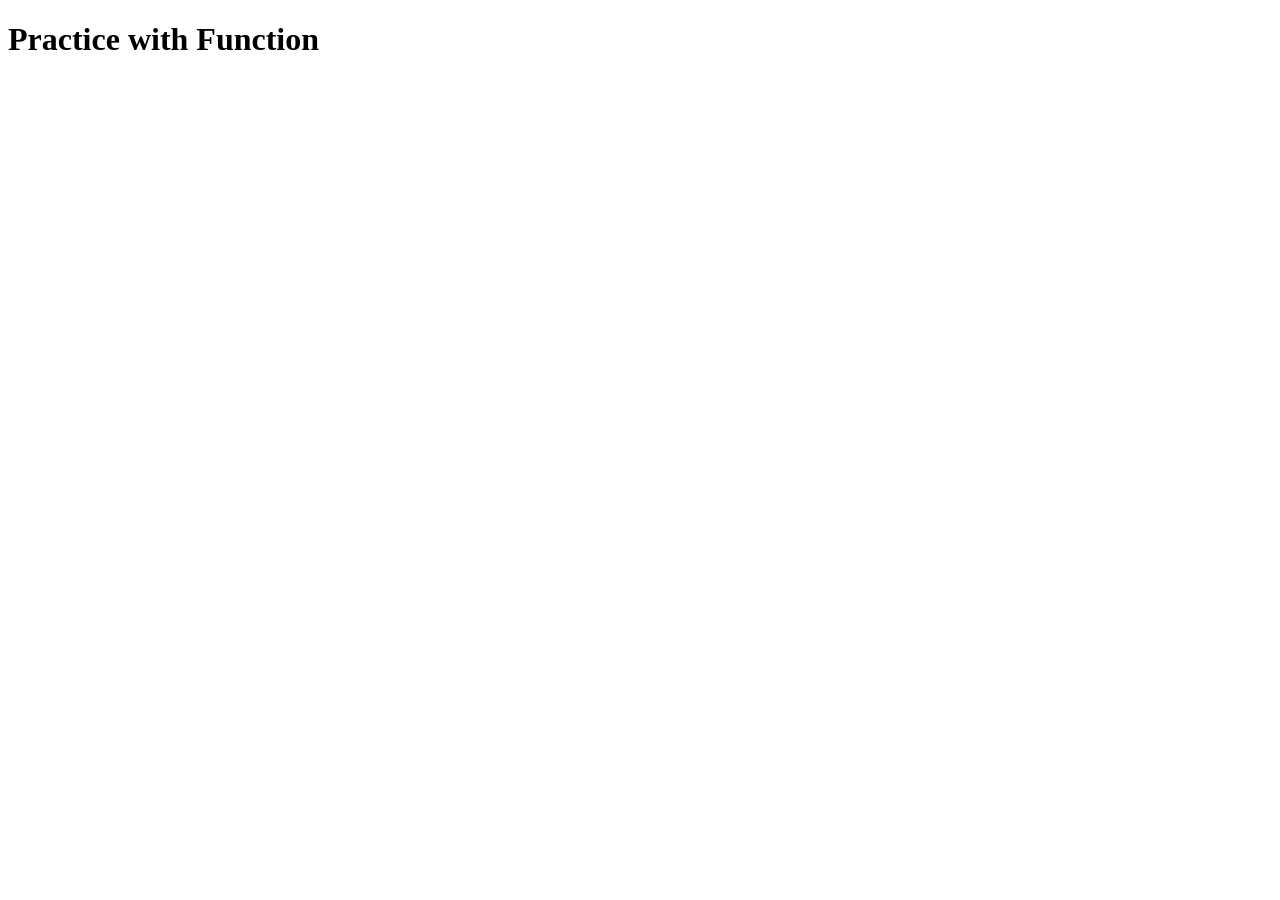
<file: fronted - developer/19 javascript in depth 3/practice with function/index.html>
<!DOCTYPE html>
<html lang="en">
<head>
    <meta charset="UTF-8">
    <meta name="viewport" content="width=device-width, initial-scale=1.0">
    <title>Document</title>
</head>
<body>
    <h1>Practice with Function</h1>
    <script src="script.js"></script>
</body>
</html>
</file>
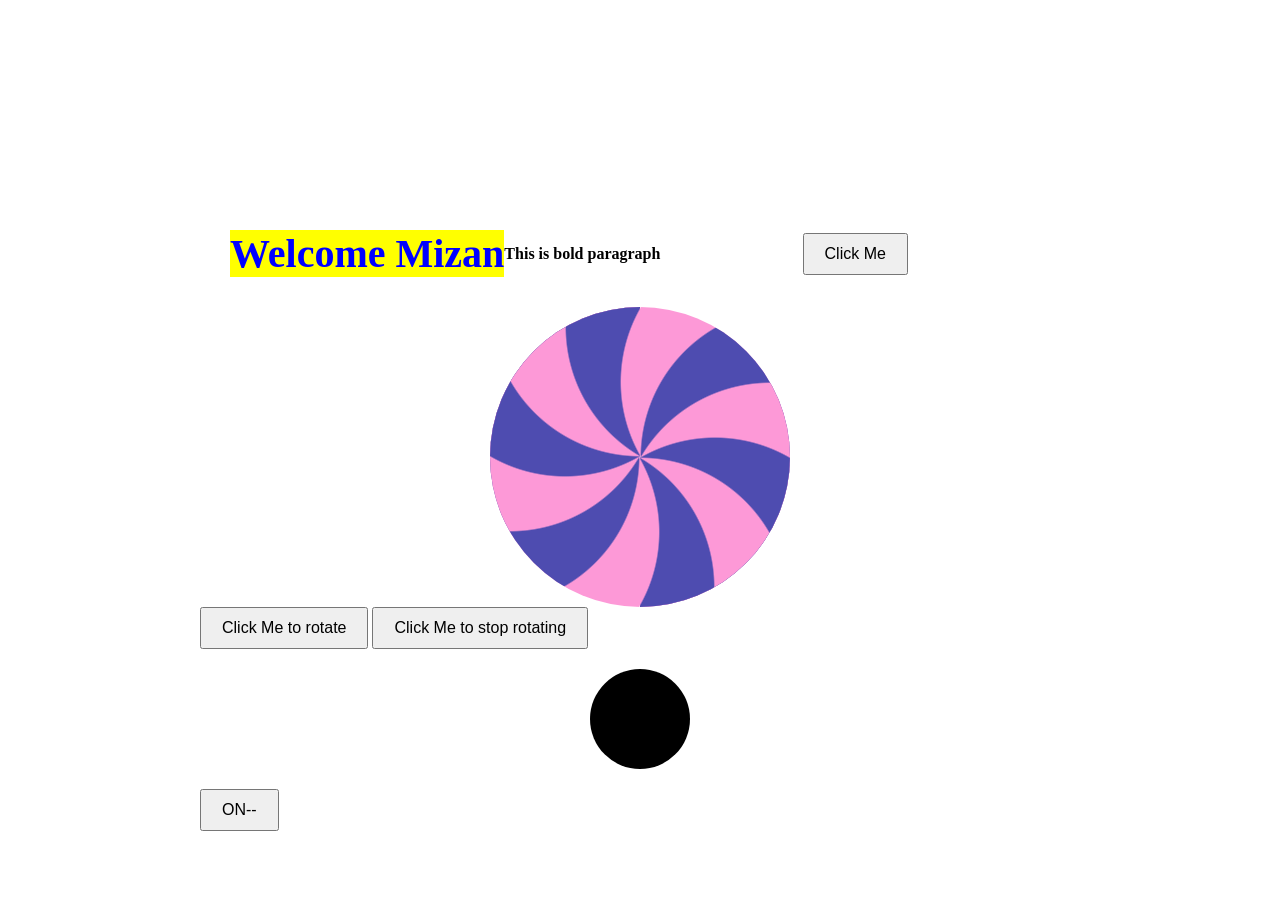
<file: fronted - developer/21 introduction to DOM/intro dom/index.html>
<!DOCTYPE html>
<html lang="en">
<head>
    <meta charset="UTF-8">
    <meta name="viewport" content="width=device-width, initial-scale=1.0">
    <title>Introduction on Dom </title>
    <link rel="stylesheet" href="style.css">
</head>
<body>
    <div class="bod"><h1 id="title">Hello Mizan</h1>
    <p class="text">This is paragraph</p>
    <button id="btn">Click Me</button>
    </div>
    <div class="lollipop"></div>
    <button id="rotateBtn">Click Me to rotate</button>
    <button id="stopRotateBtn">Click Me to stop rotating</button>
    <section>
        <div class="light">
            <div class="bulb"></div>
            <div class="switch">
                <div class="switch button">
                    <button>ON--</button>
                </div>
            </div>
        </div>
    </section>


    <script src="script.js"></script>
</body>
</html>
</file>
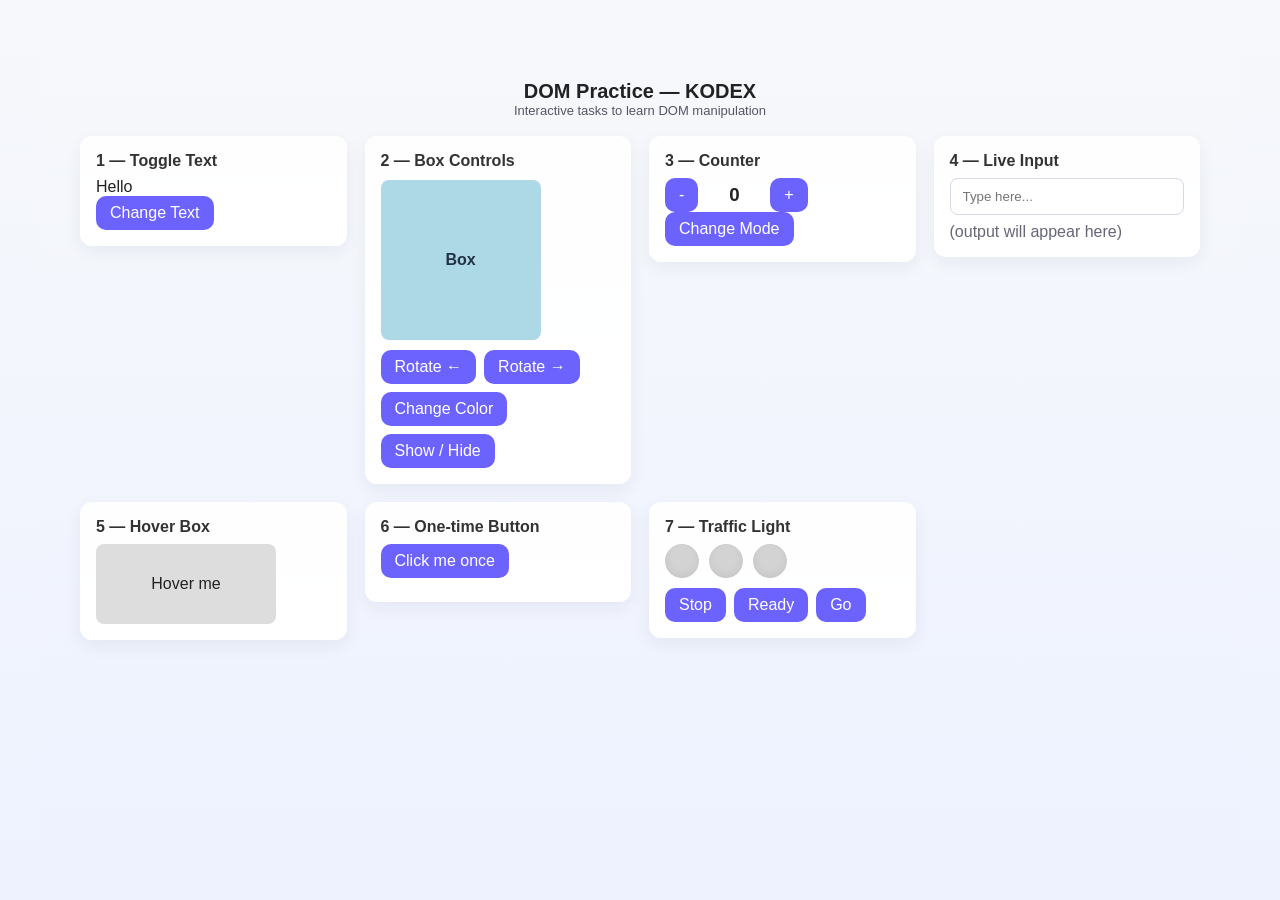
<file: fronted - developer/21 introduction to DOM/pratice/index.html>
<!DOCTYPE html>
<html lang="en">
<head>
    <meta charset="UTF-8">
    <meta name="viewport" content="width=device-width, initial-scale=1.0">
    <title>practice in DOM</title>
    <link rel="stylesheet" href="style.css">
</head>
<body>
    <header class="site-header">
        <h1>DOM Practice — KODEX</h1>
        <p class="sub">Interactive tasks to learn DOM manipulation</p>
    </header>

    <main class="container">
        <section class="card" id="task1">
            <h2>1 — Toggle Text</h2>
            <p id="textElement">Hello</p>
            <button id="changeBtn" class="btn">Change Text</button>
        </section>

        <section class="card" id="task2">
            <h2>2 — Box Controls</h2>
            <div class="box" id="mainBox">Box</div>
            <div class="row">
                <button id="rotateLeftBtn" class="btn">Rotate ←</button>
                <button id="rotateRightBtn" class="btn">Rotate →</button>
                <button id="changeBoxColorBtn" class="btn">Change Color</button>
                <button id="toggleBoxBtn" class="btn">Show / Hide</button>
            </div>
        </section>

        <section class="card" id="task5">
            <h2>3 — Counter</h2>
            <div class="counter">
                <button id="decreaseBtn" class="btn">-</button>
                <h3 id="numberDisplay">0</h3>
                <button id="increaseBtn" class="btn">+</button>
            </div>
            <button id="changeModeBtn" class="btn">Change Mode</button>
        </section>

        <section class="card" id="task7">
            <h2>4 — Live Input</h2>
            <input id="inputBox" class="input" placeholder="Type here...">
            <p id="displayText" class="muted">(output will appear here)</p>
        </section>

        <section class="card" id="task8">
            <h2>5 — Hover Box</h2>
            <div id="hoverBox" class="hover-box">Hover me</div>
        </section>

        <section class="card" id="task9">
            <h2>6 — One-time Button</h2>
            <button id="onceBtn" class="btn">Click me once</button>
            <p id="onceText" class="muted"></p>
        </section>

        <section class="card" id="task10">
            <h2>7 — Traffic Light</h2>
            <div class="traffic">
                <div id="redLight" class="light"></div>
                <div id="yellowLight" class="light"></div>
                <div id="greenLight" class="light"></div>
            </div>
            <div class="row">
                <button id="stopBtn" class="btn">Stop</button>
                <button id="readyBtn" class="btn">Ready</button>
                <button id="goBtn" class="btn">Go</button>
            </div>
        </section>
    </main>




    <script src="script.js"></script>
</body>
</html>
</file>
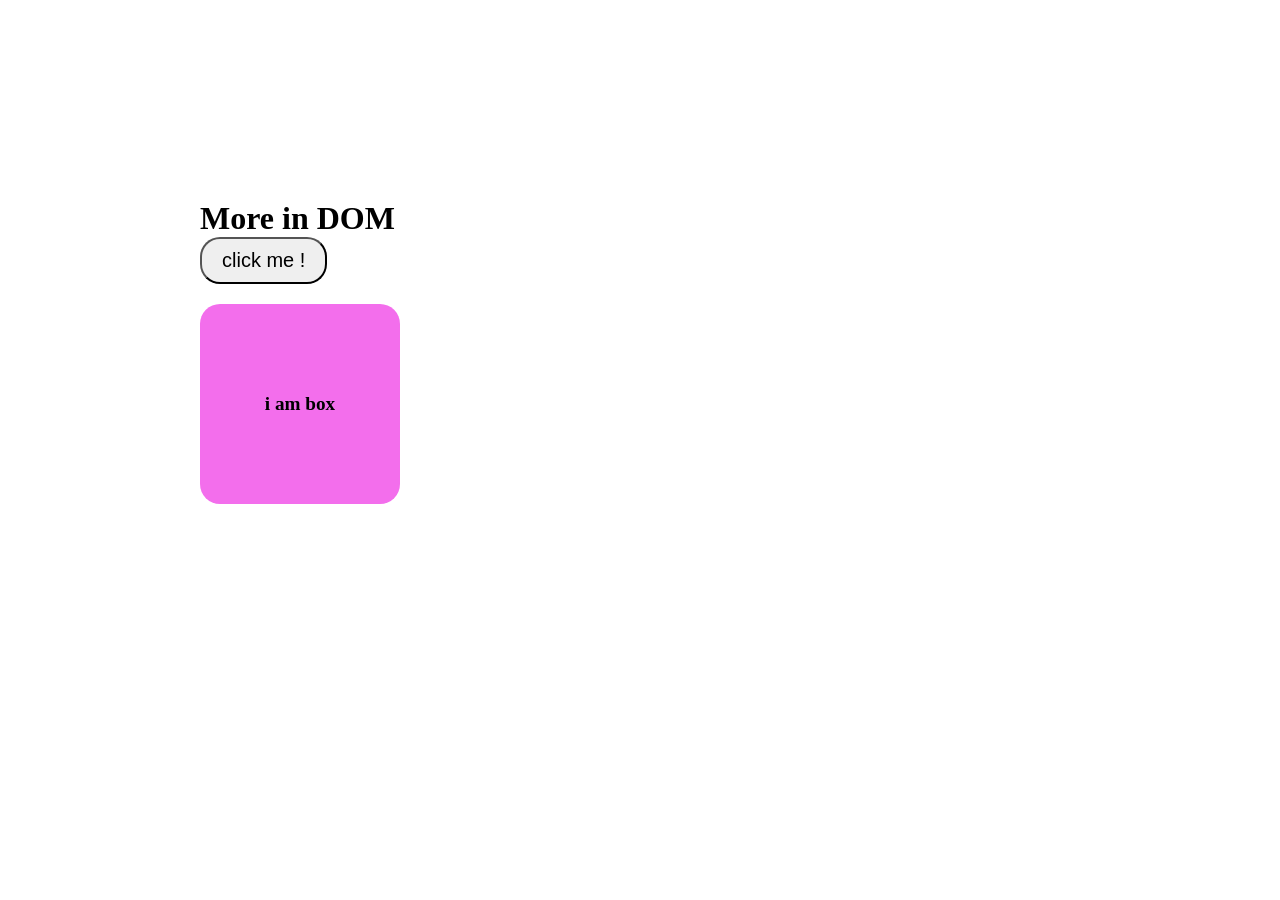
<file: fronted - developer/22 more in DOM/more in DOM/index.html>
<!DOCTYPE html>
<html lang="en">
<head>
    <meta charset="UTF-8">
    <meta name="viewport" content="width=device-width, initial-scale=1.0">
    <title>More in DOM</title>
    <link rel="stylesheet" href="style.css">
</head>
<body>
    <h1>More in DOM</h1>
    <button>click me !</button>
    <div class="box"> i am box </div>

    <script src="script.js"></script>
</body>
</html>
</file>
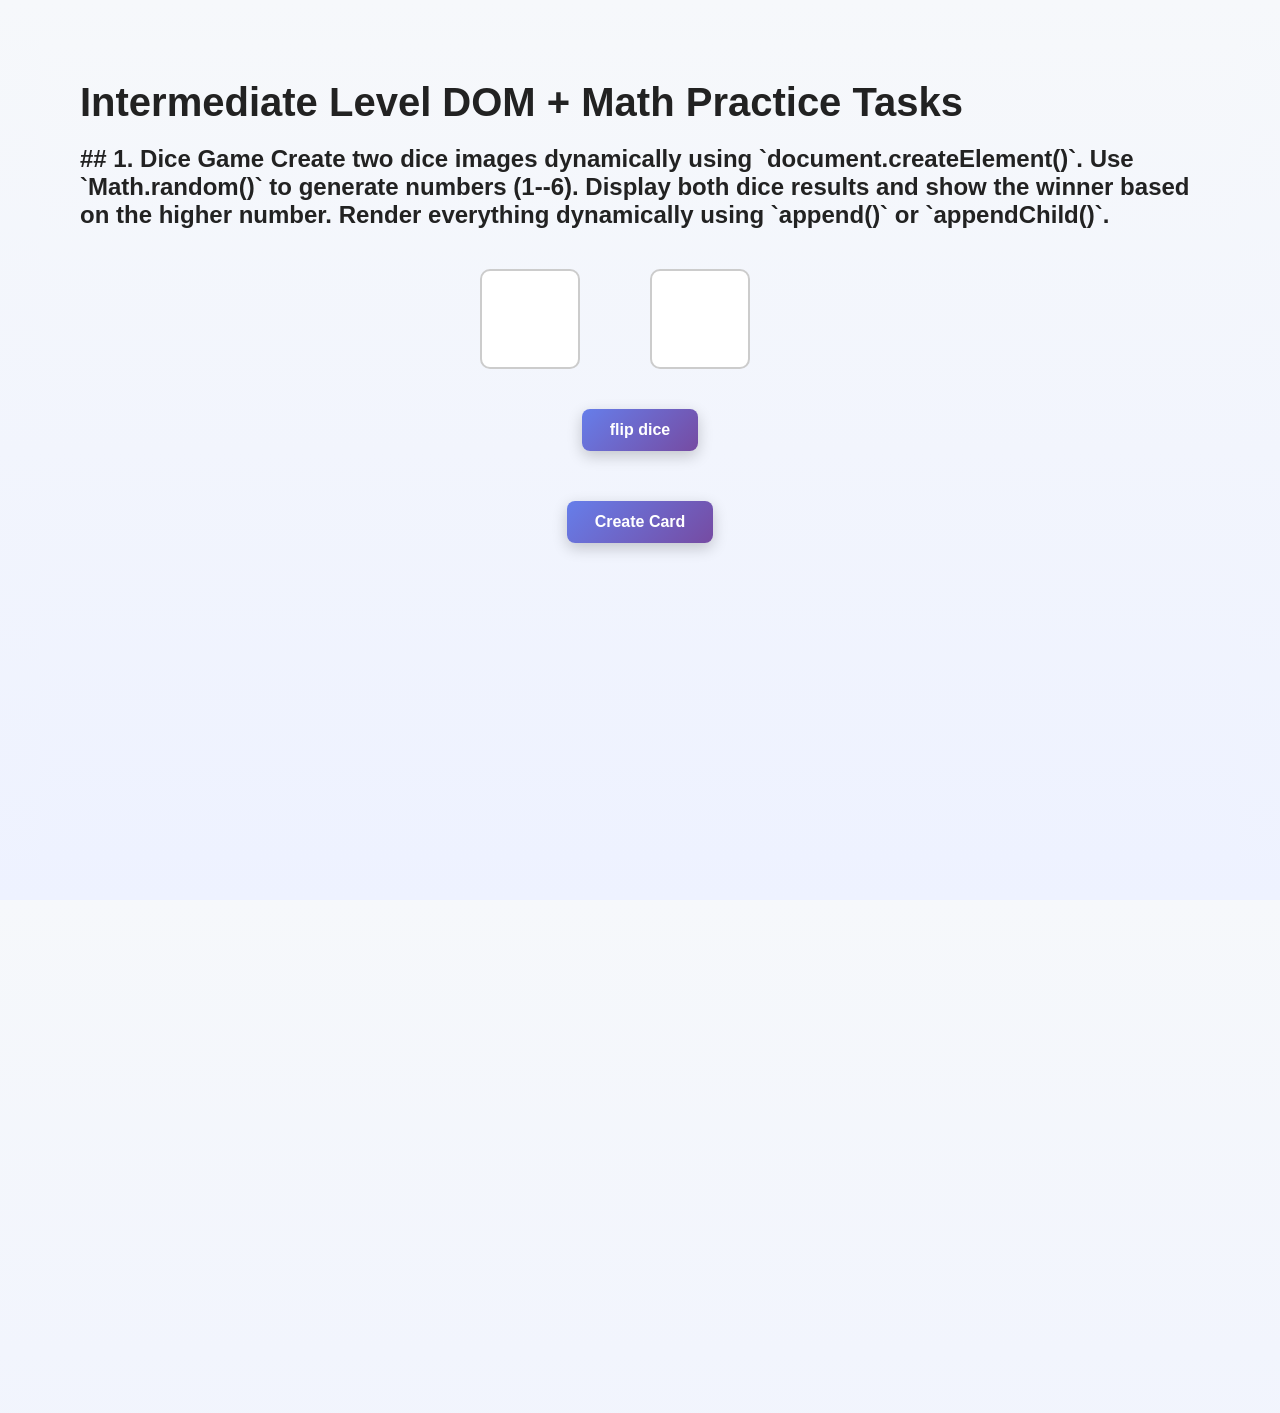
<file: fronted - developer/22 more in DOM/practice/index.html>
<!DOCTYPE html>
<html lang="en">

<head>
    <meta charset="UTF-8">
    <meta name="viewport" content="width=device-width, initial-scale=1.0">
    <title>Intermediate Level DOM + Math Practice Tasks
    </title>
    <link rel="stylesheet" href="style.css">
</head>

<body>
    <main>
        <h1>Intermediate Level DOM + Math Practice Tasks</h1>
        <div class="task">
            <h2>## 1. Dice Game

                Create two dice images dynamically using `document.createElement()`. Use
                `Math.random()` to generate numbers (1--6). Display both dice results
                and show the winner based on the higher number. Render everything
                dynamically using `append()` or `appendChild()`.
            </h2>
            <div id="task1">
                <div id="player" class="dice"></div>
                <div id="computer" class="dice"></div>
                <div id="result"></div>
            </div>
            <button id="flipButton"  class="cool-btn">flip dice</button>
        </div>


        <div id="cardContainer"></div>
        <button id="cardBtn" class="cool-btn">Create Card</button>

        
    </main>


    <script src="script.js"></script>
</body>

</html>
</file>
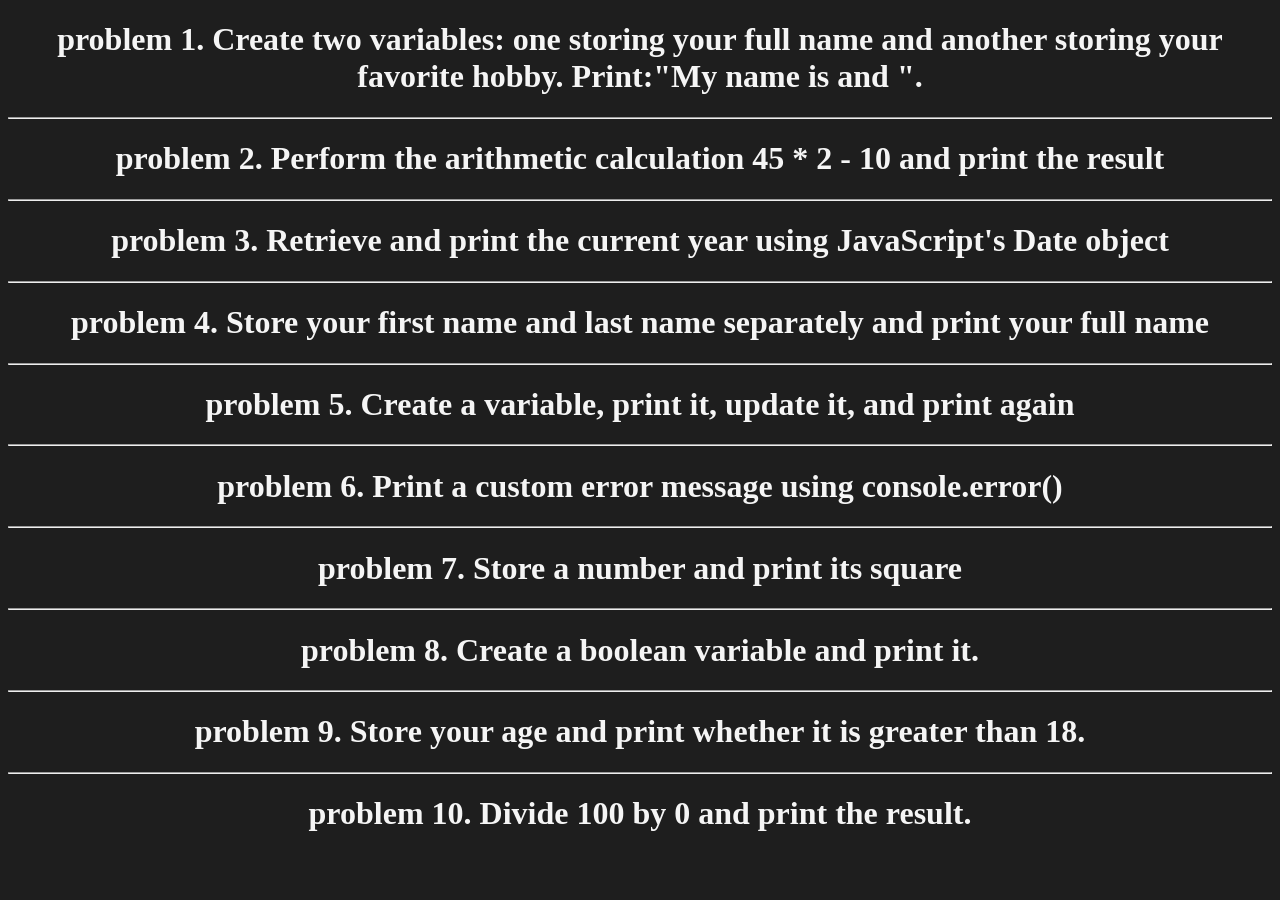
<file: fronted - developer/15 more in js/practice question/problem 1-10/index.html>
<!DOCTYPE html>
<html lang="en">

<head>
    <meta charset="UTF-8">
    <meta name="viewport" content="width=device-width, initial-scale=1.0">
    <title>Document</title>
    <style>
        body{
            background-color: #1e1e1e;
            color: whitesmoke;
        }
        h1{
            text-align: center;
        }

    </style>
</head>

<body>
    <h1> problem 1. Create two variables: one storing your full name and another storing your favorite hobby. 
        Print:"My name is and ".
    </h1>
    <hr>
    <h1>problem 2. Perform the arithmetic calculation 45 * 2 - 10 and print the result</h1>
    <hr>
    <h1>problem 3. Retrieve and print the current year using JavaScript's Date object</h1>
    <hr>
    <h1>problem 4. Store your first name and last name separately and print your full name</h1>
    <hr>
    <h1>problem 5. Create a variable, print it, update it, and print again</h1>
    <hr>
    <h1>problem 6. Print a custom error message using console.error()</h1>
    <hr>
    <h1>problem 7. Store a number and print its square</h1>
    <hr>
    <h1>problem 8. Create a boolean variable and print it.</h1>
    <hr>
    <h1>problem 9. Store your age and print whether it is greater than 18.</h1>
    <hr>
    <h1>problem 10. Divide 100 by 0 and print the result.</h1>



    <script src="script.js"></script>
</body>

</html>
</file>
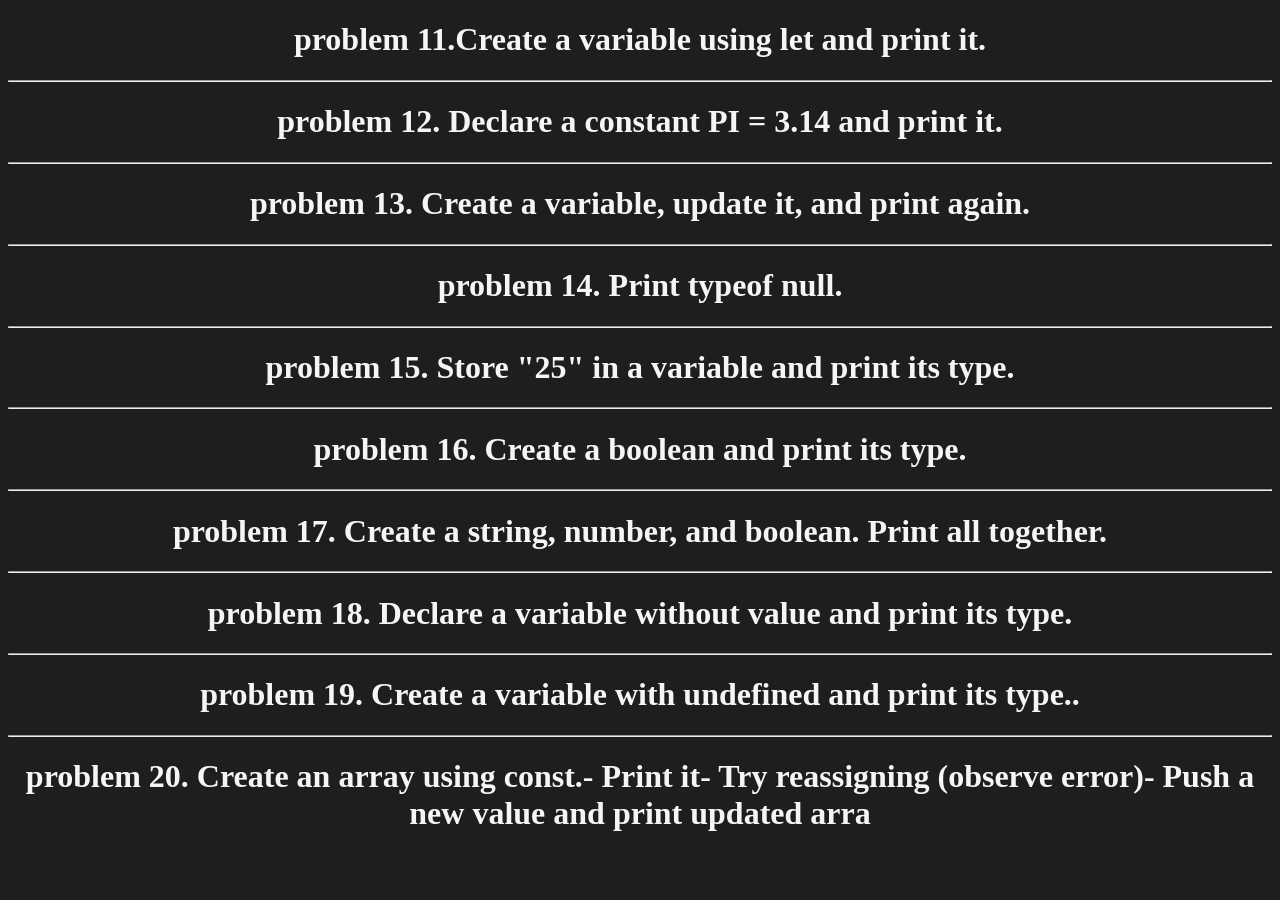
<file: fronted - developer/15 more in js/practice question/problem 11 - 20/index.html>
<!DOCTYPE html>
<html lang="en">
<head>
    <meta charset="UTF-8">
    <meta name="viewport" content="width=device-width, initial-scale=1.0">
    <title>Document</title>
     <style>
        body{
            background-color: #1e1e1e;
            color: whitesmoke;
        }
        h1{
            text-align: center;
        }

    </style>   
</head>
<body>
    <h1> problem 11.Create a variable using let and print it.</h1>
    <hr>
    <h1>problem 12. Declare a constant PI = 3.14 and print it.</h1>
    <hr>
    <h1>problem 13. Create a variable, update it, and print again.</h1>
    <hr>
    <h1>problem 14. Print typeof null.</h1>
    <hr>
    <h1>problem 15. Store "25" in a variable and print its type.</h1>
    <hr>
    <h1>problem 16. Create a boolean and print its type.</h1>
    <hr>
    <h1>problem 17. Create a string, number, and boolean. Print all together.</h1>
    <hr>
    <h1>problem 18. Declare a variable without value and print its type.</h1>
    <hr>
    <h1>problem 19. Create a variable with undefined and print its type..</h1>
    <hr>
    <h1>problem 20. Create an array using const.- Print it- Try reassigning (observe error)- Push a new value and print updated arra</h1>
    <script src="script.js"></script>
</body>
</html>
</file>
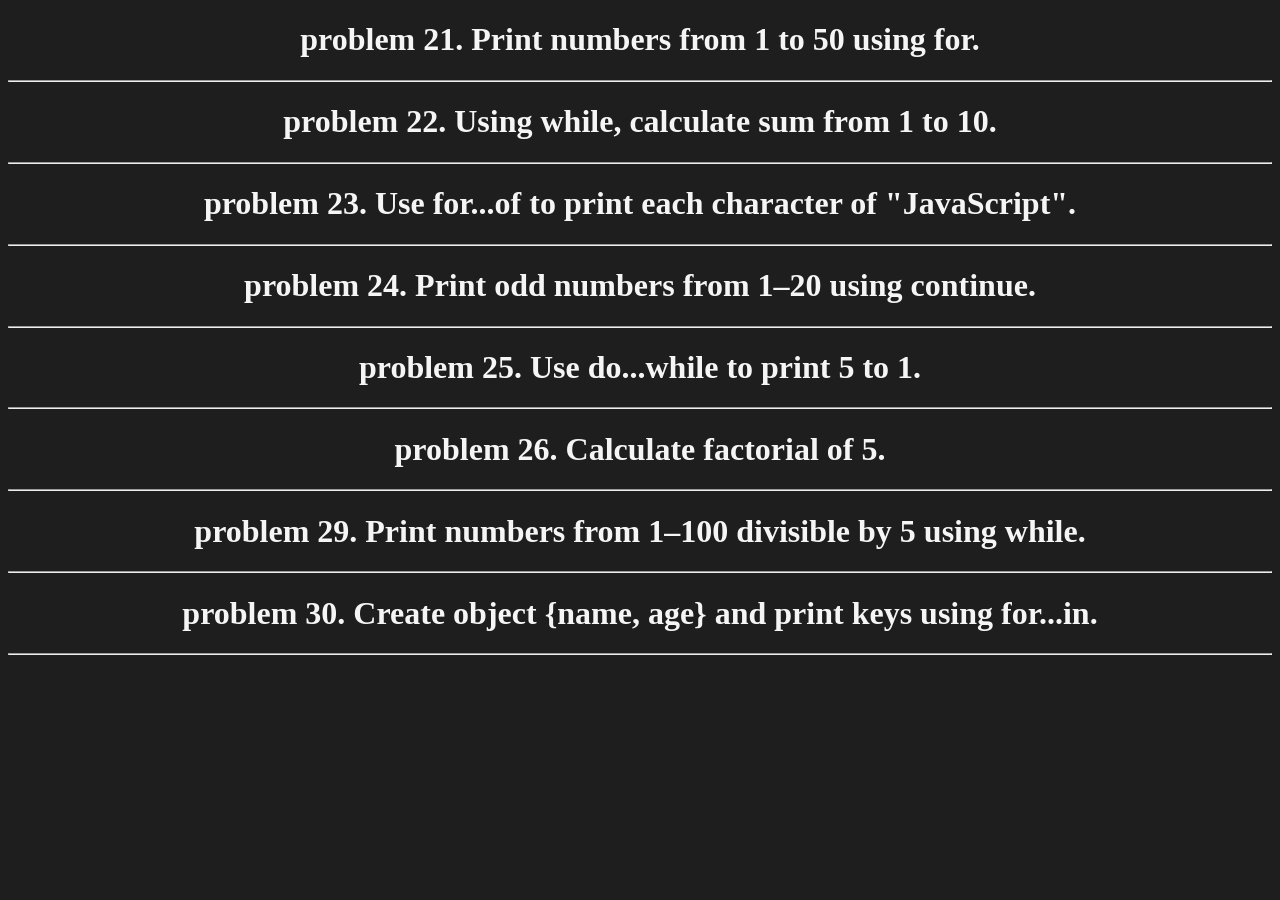
<file: fronted - developer/15 more in js/practice question/problem 21 - 30/index.html>
<!DOCTYPE html>
<html lang="en">
<head>
    <meta charset="UTF-8">
    <meta name="viewport" content="width=device-width, initial-scale=1.0">
    <title>Document</title>
         <style>
        body{
            background-color: #1e1e1e;
            color: whitesmoke;
        }
        h1{
            text-align: center;
        }

    </style>  
</head>
<body>
    <h1> problem 21. Print numbers from 1 to 50 using for.</h1>
    <hr>
    <h1>problem 22. Using while, calculate sum from 1 to 10.</h1>
    <hr>
    <h1>problem 23. Use for...of to print each character of "JavaScript".</h1>
    <hr>
    <h1>problem 24. Print odd numbers from 1–20 using continue.</h1>
    <hr>
    <h1>problem 25. Use do...while to print 5 to 1.</h1>
    <hr>
    <h1>problem 26. Calculate factorial of 5.</h1>
    <hr>
    <h1>problem 29. Print numbers from 1–100 divisible by 5 using while.</h1>
    <hr>
    <h1>problem 30. Create object {name, age} and print keys using for...in.</h1>
    <hr>


    <script src="script.js"></script>
</body>
</html>
</file>
<file: fronted - developer/21 introduction to DOM/intro dom/style.css>
* {
    margin: 0;
    padding: 0;
    box-sizing: border-box;
}
html,
body {
    height: 100%;
    width: 100%;
    padding: 100px;
}
.bod{
    display: flex;
    justify-content: center;
    align-items: center;
    padding: 30px;
}


/* HTML: <div class="lollipop"></div> */
.lollipop {
  --r: 150px; /* control the size */
  --c1: #fd99d7;
  --c2: #4e4cb0;

  height: calc(2* var(--r));
  aspect-ratio: 1;
  clip-path: circle();
  display: flex;
  margin: auto;
}
.lollipop:before,
.lollipop:after {
  content: "";
  flex: 1;
  --g1:radial-gradient(50% 50%,var(--c1) 99%,#0000) no-repeat;
  --g2:radial-gradient(50% 50%,var(--c2) 99%,#0000) no-repeat;
  background: var(--g1) calc(sin(60deg)* var(--r)) calc(var(--r) / -2), var(--g2) calc(var(--r) / 2) calc(sin(-60deg)* var(--r)), var(--g1) 0 calc(-1* var(--r)), var(--g2) calc(var(--r) / -2) calc(sin(-60deg)* var(--r)), var(--g1) calc(sin(-60deg)* var(--r)) calc(var(--r) / -2), var(--g2) calc(-1* var(--r)) 0, var(--g1) calc(sin(-60deg)* var(--r)) calc(var(--r) / 2);
  background-size: 200%;
}
.lollipop:after {
   rotate: 180deg;
}

@keyframes rotate {
    0%{
        transform: rotate(0deg);
    }
    100%{
        transform: rotate(-360deg);
    }
}


.bulb {
    width: 100px;
    height: 100px;
    background-color: rgb(0, 0, 0);
    border-radius: 50%;
    margin: 20px auto;
}
button {
    padding: 10px 20px;
    font-size: 16px;
    cursor: pointer;
    margin: auto;
}
</file>
<file: fronted - developer/21 introduction to DOM/pratice/style.css>
* {
    margin: 0;
    padding: 0;
    box-sizing: border-box;
}
html,
body {
    height: 100%;
    width: 100%;
    padding: 40px;
    font-family: 'Segoe UI', Roboto, Arial, sans-serif;
    background: linear-gradient(180deg,#f6f8fb,#eef2ff);
    color: #222;
}

button{
    padding: 8px 14px;
    font-size: 16px;
    border-radius: 10px;
    background-color: #6c63ff;
    border: none;
    cursor: pointer;
    color: white;
    transition: transform .12s ease, box-shadow .12s ease, opacity .12s;
}

.btn:hover{ transform: translateY(-2px); box-shadow: 0 6px 18px rgba(108,99,255,.18);} 
.btn:active{ transform: translateY(0); opacity: .95 }

.input{ padding: 10px 12px; border-radius: 8px; border: 1px solid #d6d9e6; width:100%; max-width:320px; }

.site-header{ text-align:center; margin-bottom:18px }
.site-header h1{ font-size:20px; color:#222 }
.site-header .sub{ color:#556; font-size:13px }

.container{ display:grid; grid-template-columns:repeat(auto-fit,minmax(260px,1fr)); gap:18px; align-items:start }
.card{ background: linear-gradient(180deg,rgba(255,255,255,.9), #ffffff); padding:16px; border-radius:12px; box-shadow: 0 6px 18px rgba(21,30,60,.06) }
.card h2{ font-size:16px; margin-bottom:8px; color:#333 }

.row{ display:flex; gap:8px; flex-wrap:wrap; margin-top:10px }

.box {
    width: 160px;
    height: 160px;
    background-color: lightblue;
    margin : 10px 0;
    display:flex; align-items:center; justify-content:center; border-radius:8px; font-weight:700; color:#234;
    transition: transform .3s ease, background-color .25s ease, opacity .18s;
}

.counter{ display:flex; align-items:center; gap:12px }
.counter h3{ min-width:48px; text-align:center }

.hover-box{ width:180px; height:80px; background:#ddd; display:flex; align-items:center; justify-content:center; border-radius:8px; transition: background .18s ease }

.muted{ color:#667; margin-top:8px }

.traffic{ display:flex; gap:10px; align-items:center; margin:8px 0 }
.light{ width:34px; height:34px; border-radius:50%; background:lightgray; box-shadow: inset 0 -3px 8px rgba(0,0,0,.06)}

@media (max-width:520px){ body{ padding:18px } .container{ grid-template-columns:1fr } }
</file>
<file: fronted - developer/22 more in DOM/more in DOM/style.css>
* {
    margin: 0;
    padding: 0;
    box-sizing: border-box;
}
html,
body {
    height: 100%;
    width: 100%;
    padding: 100px;
}

button{
    padding: 10px 20px;
    font-size: 20px;
    border-radius: 20px;
}

.box{
    height: 200px;
    width: 200px;
    background-color: rgb(243, 110, 236);
    margin-top: 20px;
    border-radius: 20px;
    font-weight: bolder;
    font-size: larger;
    display: flex;
    justify-content: center;
    align-items: center;
}
</file>
<file: fronted - developer/22 more in DOM/practice/style.css>
* {
    margin: 0;
    padding: 0;
    box-sizing: border-box;
}
html,
body {
    height: 100%;
    width: 100%;
    padding: 40px;
    font-family: 'Segoe UI', Roboto, Arial, sans-serif;
    background: linear-gradient(180deg,#f6f8fb,#eef2ff);
    color: #222;
}

h1 {
    font-size: 2.5rem;
    margin-bottom: 20px;
}

p {
    font-size: 1.2rem;
    margin-bottom: 15px;
    line-height: 1.6;
}

#task1 {
    display: flex;
    align-items: center;
    justify-content: center;
    gap: 50px;
    margin: 30px 100px;
}
.dice{
    width: 100px;
    height: 100px;
    background-color: #fff;
    border: 2px solid #ccc;
    border-radius: 10px;
    margin: 10px
}
#flipButton {
    display: block;
    margin: 20px auto;
    
}

.dot {
    width: 15px;
    height: 15px;
    background-color: black;
    border-radius: 50%;
}

.dice {
    width: 100px;
    height: 100px;
    background-color: white;
    border: 2px solid #ccc;
    border-radius: 10px;
    
    display: grid;
    grid-template-columns: repeat(3, 1fr);
    align-items: center;
    justify-items: center;
}

.cool-btn {
    display: block;
    margin: 20px auto;
    padding: 12px 28px;
    
    font-size: 16px;
    font-weight: 600;
    color: white;
    
    background: linear-gradient(135deg, #667eea, #764ba2);
    border: none;
    border-radius: 8px;
    
    cursor: pointer;
    
    transition: all 0.3s ease;
    
    box-shadow: 0 5px 15px rgba(0,0,0,0.2);
}

/* Hover effect */
.cool-btn:hover {
    transform: translateY(-3px) scale(1.05);
    
    box-shadow: 0 10px 25px rgba(102,126,234,0.5);
    
    background: linear-gradient(135deg, #764ba2, #667eea);
}

/* Click effect */
.cool-btn:active {
    transform: translateY(0px) scale(0.98);
    
    box-shadow: 0 5px 10px rgba(0,0,0,0.3);
}

/* Glow animation */
.cool-btn::before {
    content: "";
    position: absolute;
    
    width: 100%;
    height: 100%;
    
    border-radius: 8px;
    
    background: linear-gradient(135deg, #667eea, #764ba2);
    
    opacity: 0;
    
    z-index: -1;
    
    transition: opacity 0.3s ease;
}

.cool-btn:hover::before {
    opacity: 0.4;
    filter: blur(15px);
}

/*  22222*/

#cardContainer {
    margin-top: 30px;
    display: flex;
    flex-wrap: wrap;
    gap: 15px;
}

.card {
    border-radius: 10px;
    display: flex;
    align-items: center;
    justify-content: center;
    color: white;
    font-weight: bold;
}
</file>
